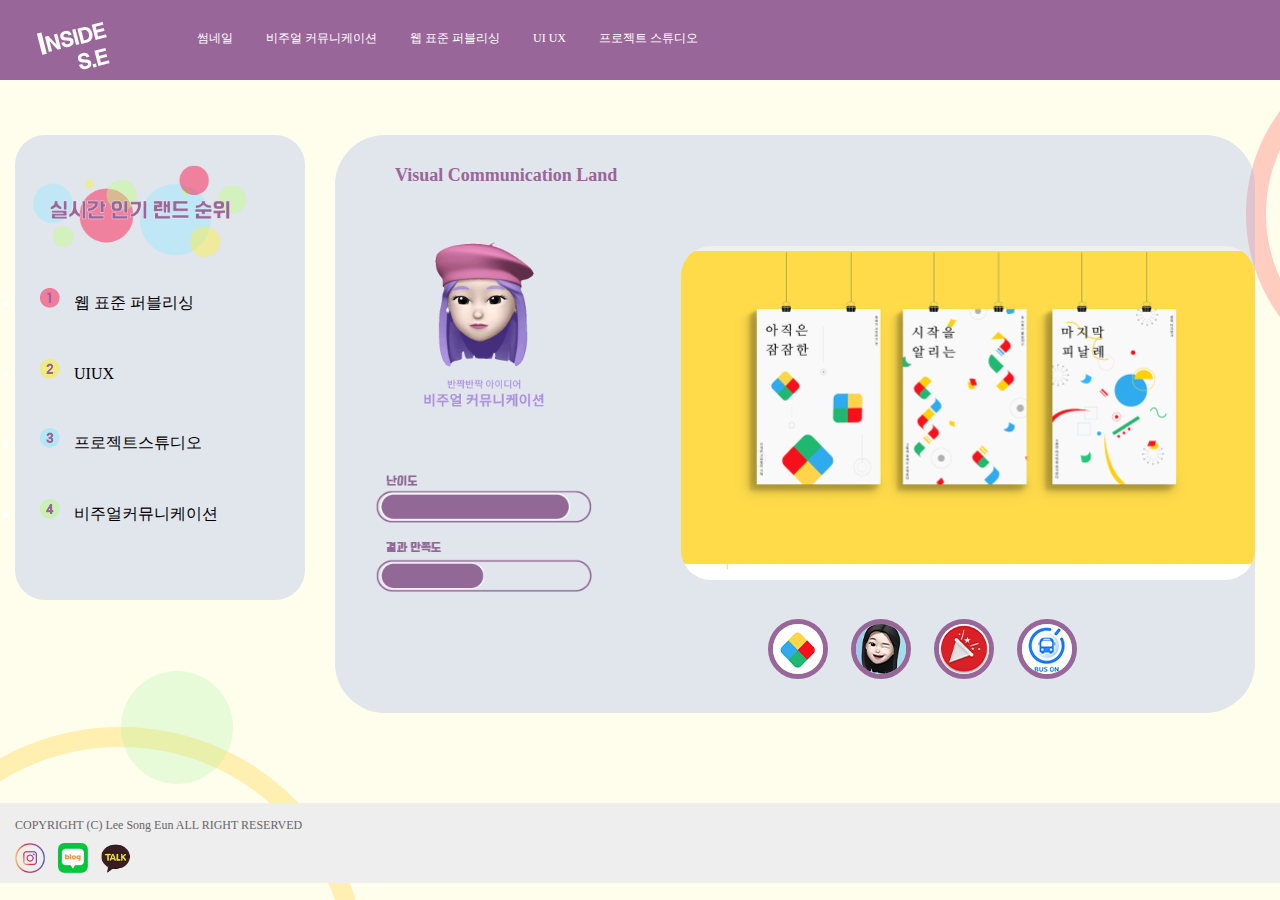
<file: fifth.html>
<!DOCTYPE html>
<html lang="en" dir="ltr">
  <head>
    <meta charset="utf-8">
    <title></title>
    <style media="screen">
      *{
        box-sizing:border-box;
        margin:0;
        padding:0;
      }


      .c1{width:8.33%; float:left; padding:15px;}
      .c2{width:16.66%; float:left; padding:15px;}
      .c3{width:25%; float:left; padding:15px;}
      .c4{width:33.33%; float:left; padding:15px;}
      .c5{width:41.663%; float:left; padding:15px;}
      .c6{width:50%; float:left; padding:15px;}
      .c7{width:58.33%; float:left; padding:15px;}
      .c8{width:66.66%; float:left; padding:15px;}
      .c9{width:75%; float:left; padding:15px;}
      .c10{width:83.33%; float:left; padding:15px;}
      .c11{width:91.66%; float:left; padding:15px;}
      .c12{width:100%; float:left; padding:15px;}

      @media only screen and (max-width:768px) {
        [class*="c"]{
        width:100%;
        }
      }
      header {
        height:80px;
        padding:20px;
        background-color:#66c0e7;
      }

      aside{
        color:#ffffff;
      }
      aside li{
        padding:10px;
        margin:5px;

      }
      section#main{
        padding:15px;

      }
      section#main p{
        padding:10px;
        font-size:0.95em;
        line-height:130%;
        padding-left:30px;
      }
      footer{
        height:80px;
        padding:20px;
        background-color:#eeeeee;
        margin-top:35px;
      }

      footer img{
        padding-bottom:10px;
      }
      body{
        background-image: url(./img/back_g.png);
        font-family:"Poppins", san-serif;
        font-size:12px;
        color:#666666;
      }
      header{
        background-color:#996699;
      }
      header #logo{
        float:left;
        margin:0 70px 5px 20px;
      }
       #top_menu li{
        display:inline;
      }
      header a {
        text-decoration: none;
        color:#ffffff;
        font-weight:500;
        padding:8px 15px;
        border-radius: 25px;
      }
      #top_menu li a:hover{
        color:#f51932;
        background: #ffffff;
        box-shadow: 0 5px 10px rgba(0,0,0,0.1);
      }

      .container2{
        background: rgba(156, 171, 236, 0.3);
        box-shadow: 0 15px 35px rgba(255, 255, 255, 0.05);
        border-radius: 50px;
        padding:20px 0 50px 0;
        border-radius: 30px;
        margin-top:40px;

      }
      .container2_1{
        background: rgba(156, 171, 236, 0.3);
        box-shadow: 0 15px 35px rgba(255, 255, 255, 0.05);
        border-radius: 50px;
        padding:20px 0 50px 0;
        border-radius: 30px;
        margin-top:30px;
      }
      a {text-decoration:none; color:#000000}
      .clear{
        clear:both;
      }
      .thumnail_main{
        margin:40px 0 40px 0;
        display:grid;
      }
      .thumnail_main img{
        max-width:100%;
        height:auto;
        width:300px;
      }
      .thumnail_main_2 img{
        max-width:100%;
        height:auto;
        width:700px;
      }
      .main_img2{
        border-radius:30px;
        margin-left:30px;
      }
      .container_main{
        background: rgba(156, 171, 236, 0.3);
        box-shadow: 0 15px 35px rgba(255, 255, 255, 0.05);
        border-radius: 50px;
        padding:30px;
        margin-top:40px;
        margin-right:10px;
        margin-bottom:40px;
      }
      #main_title{
        margin-bottom:10px;
        font-size:18px;
        color:#996699;
        font-weight:bold;
        margin-left:30px;
      }
      #thumnail_2 #photos{
        margin-right:40px;
        margin-top:35px;
      }

      #thumnail_2 #photos li{
        display: inline;
        margin-left:10px;
        padding: 5px;
        color: #000000;
        font-size: 14px;
        text-decoration: none

      }
      #thumnail_2 #photos img{
        border:solid 5px #3d3d3d;
        border-radius: 50px;
        border-color:#996699;
      }
      #thumnail_2 #photos a:hover img{
        border:solid 5px #ffffff;
      }

      footer img{
        padding-bottom:10px;
        margin-top:10px;
        margin-right:10px;
      }
      .container2 li{
        font-size:16px;
      }
      .container2 h3{
        text-align:center;
      }
      .container3{
        background: rgba(156, 171, 236, 0.3);
        box-shadow: 0 15px 35px rgba(255, 255, 255, 0.05);
        border-radius: 50px;
        border-radius: 30px;
        margin-top:30px;
      }
      .container3 h3{
          text-align:center;
      }
      .col1 {
        padding:10px;
      }
      .col1 img{
        width:30px;
        padding-right:10px;
      }
      .side_img{
        margin: 10px 30px 0 0;
      }
      .container2 h3 img{
        padding-right:40px;
        margin-left:0px;
        margin-right:100px;
        max-width:100%;
      }

      .button{
        display: inline-block;
        background: #fff;
        color: #29323c;
        padding: 8px 30px;
        margin: 30px 0;
        border-radius: 30px;
        font-weight: bold;
        text-decoration:none;
      }
      .button:hover{
        background: #ffffff;
        box-shadow: 0 5px 10px rgba(0,0,0,0.1);
      }
      .main_content{
        text-align: center;
        margin-left:50px;
        margin-top:50px;
      }
      .all_content{
        display:flex;
      }
      .container2 li a:hover{
        color:#f51932;
      }

    </style>
  </head>
  <body>
    <header class="c12">
    <div class="navbar">
      <div class="logo">
        <a href="index.html"><img id="logo" src="./img/inside_logo-01.png"></a>
        <ul id="top_menu">
          <li><a href="second.html">썸네일</a></li>
          <li><a href="vc_first.html">비주얼 커뮤니케이션</a></li>
          <li><a href="wp_first.html">웹 표준 퍼블리싱</a></li>
          <li><a href="ui_first.html">UI UX</a></li>
          <li><a href="pj_first.html">프로젝트 스튜디오</a></li>
        </ul>
        <div class="clear"></div>
        </header>


        <aside class="c3">
          <div class="container2">
          <h3><img class="side_img" src="./img/side1-01.png"></h3>
          <ul>
            <li><a href="second.html"><div class="col1"><img src="./img/list_style_first-01.png">  웹 표준 퍼블리싱</div></a>

            </li>
            <li><a href="third.html"><div class="col1"><img src="./img/list_style_first2-01.png">  UIUX</div></a>

            </li>
            <li><a href="fourth.html"><div class="col1"><img src="./img/list_style_first3-01.png">  프로젝트스튜디오</div></a>

            </li>
              <li><a href="fifth.html"><div class="col1"><img src="./img/list_style_first4-01.png">  비주얼커뮤니케이션</div></a>

            </li>
          </ul>
          </div>
        </aside>

        <section id="main" class="c9">
          <div class="container_main">
          <div id="main_title">
            Visual Communication Land
          </div>
          <div class="all_content">
          <div class="thumnail_main">
              <img class="gif" src="./img/vi_mimo_2.gif" width=200px;>
              <img class="gif" src="./img/vc_graph-01.png" width=200px;>
          </div>
          <div class="main_content">
          <div class="thumnail_main_2">
              <img class="main_img2" src="./img/vi_co.png" width=580px;>
          </div>
          <div id="thumnail_2">
             <ul id="photos">
                     <li><a href="fifth.html"><img src="./img/vc_thum.png"></a></li>
                     <li><a href="second.html"><img src="./img/web_pu_thum2.png"></a></li>
                     <li><a href="third.html"><img src="./img/ui_thum.png"></a></li>
                       <li><a href="fourth.html"><img src="./img/pj_thum.png"></a></li>
             </ul>
          </div>
          </div>
        </div>
        </div>
        </section>

        <footer class="c12">
          COPYRIGHT (C) Lee Song Eun ALL RIGHT RESERVED
          <div class="logo">
            <img src="./img/insta.png" width="30px;"></img>
            <img src="./img/blog.png" width="30px;"></img>
            <img src="./img/kakao.png" width="30px;"></img>
        </div>
        </footer>
  </body>
</html>
</file>
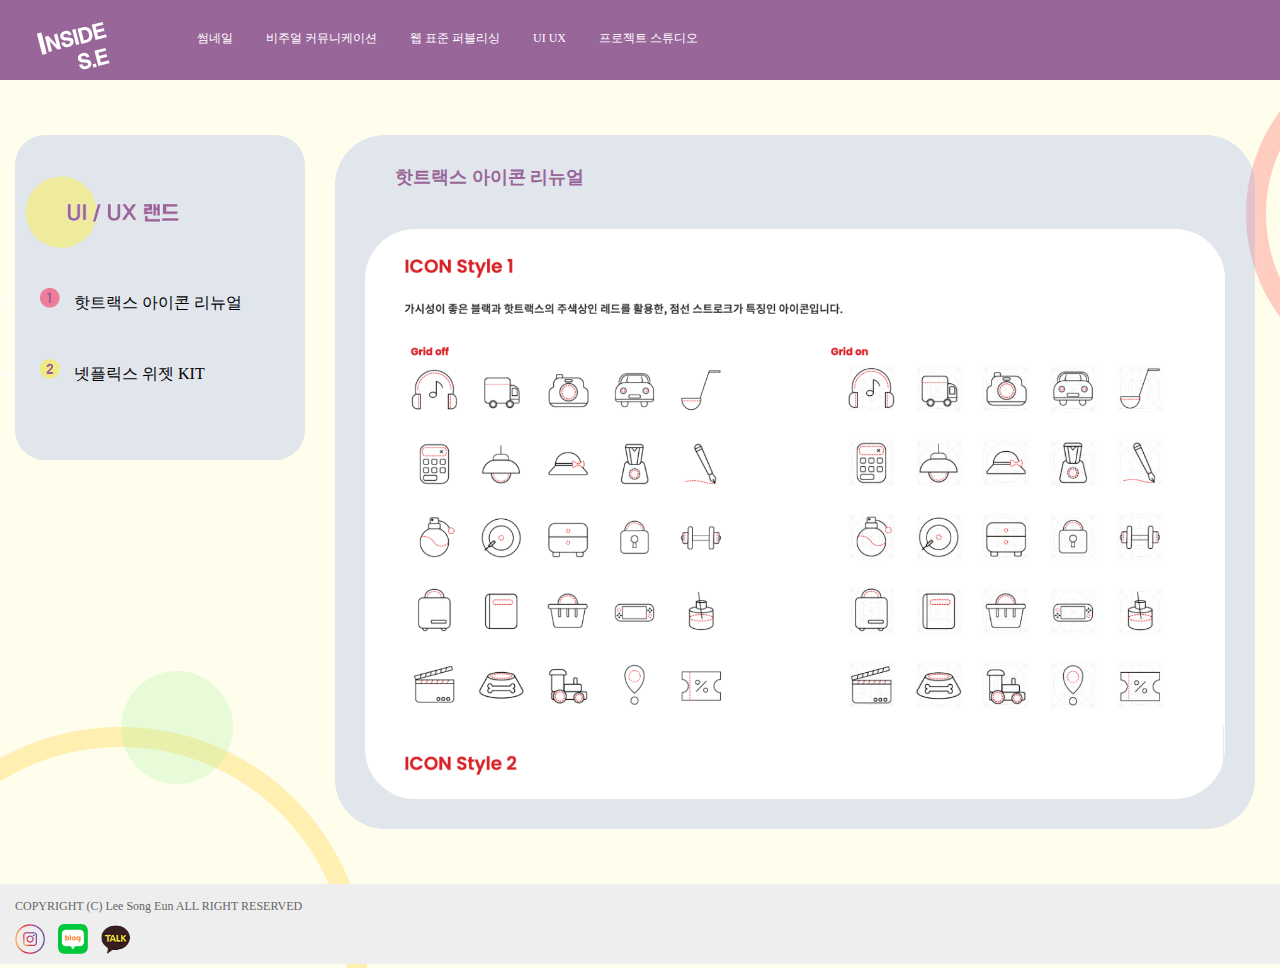
<file: ui_first.html>
<!DOCTYPE html><!--22061088_이송은-->
<html lang="en" dir="ltr">
  <head>
    <meta charset="utf-8">
    <title></title>
    <style media="screen">
      *{
        box-sizing:border-box;
        margin:0;
        padding:0;
      }


      .c1{width:8.33%; float:left; padding:15px;}
      .c2{width:16.66%; float:left; padding:15px;}
      .c3{width:25%; float:left; padding:15px;}
      .c4{width:33.33%; float:left; padding:15px;}
      .c5{width:41.663%; float:left; padding:15px;}
      .c6{width:50%; float:left; padding:15px;}
      .c7{width:58.33%; float:left; padding:15px;}
      .c8{width:66.66%; float:left; padding:15px;}
      .c9{width:75%; float:left; padding:15px;}
      .c10{width:83.33%; float:left; padding:15px;}
      .c11{width:91.66%; float:left; padding:15px;}
      .c12{width:100%; float:left; padding:15px;}

      @media only screen and (max-width:768px) {
        [class*="c"]{
        width:100%;
        }
      }
      header {
        height:80px;
        padding:20px;
        background-color:#66c0e7;
      }

      aside{
        color:#ffffff;
      }
      aside li{
        padding:10px;
        margin:5px;

      }
      section#main{
        padding:15px;

      }
      section#main p{
        padding:10px;
        font-size:0.95em;
        line-height:130%;
        padding-left:30px;
      }
      footer{
        height:80px;
        padding:20px;
        background-color:#eeeeee;
      }

      footer img{
        padding-bottom:10px;
        margin-top:10px;
        margin-right:10px;
      }
      body{
        background-image: url(img/back_g.png);
        font-family:"Poppins", san-serif;
        font-size:12px;
        color:#666666;
      }
      header{
        background-color:#996699;
      }
      header #logo{
        float:left;
        margin:0 70px 5px 20px;
      }
       #top_menu li{
        display:inline;
      }
      header a {
        text-decoration: none;
        color:#ffffff;
        font-weight:500;
        padding:8px 15px;
        border-radius: 25px;
      }
      #top_menu li a:hover{
        color:#f51932;
        background: #ffffff;
        box-shadow: 0 5px 10px rgba(0,0,0,0.1);
      }

      .container2{
        background: rgba(156, 171, 236, 0.3);
        box-shadow: 0 15px 35px rgba(255, 255, 255, 0.05);
        border-radius: 50px;
        padding:20px 0 50px 0;
        border-radius: 30px;
        margin-top:40px;

      }
      .container2_1{
        background: rgba(156, 171, 236, 0.3);
        box-shadow: 0 15px 35px rgba(255, 255, 255, 0.05);
        border-radius: 50px;
        padding:20px 0 50px 0;
        border-radius: 30px;
        margin-top:30px;
      }
      a {text-decoration:none; color:#000000}
      .clear{
        clear:both;
      }
      .thumnail_main{
        margin:40px 0 40px 0;
      }
      .thumnail_main img{
        max-width:100%;
        height:auto;
      }
      .thumnail_main_2 img{
        max-width:100%;
        height:auto;
      }
      .main_img2{
        border-radius:30px;
        margin-left:30px;
      }
      .container_main{
        background: rgba(156, 171, 236, 0.3);
        box-shadow: 0 15px 35px rgba(255, 255, 255, 0.05);
        border-radius: 50px;
        padding:30px;
        margin-top:40px;
        margin-right:10px;
        margin-bottom:40px;
      }
      #main_title{
        margin-bottom:40px;
        font-size:18px;
        color:#996699;
        font-weight:bold;
        margin-left:30px;
      }
      #thumnail_2 #photos{
        float:right;
        margin-right:40px;
        margin-top:35px;
      }

      #thumnail_2 #photos li{
        display: block;
        padding: 5px;
        color: #000000;
        font-size: 14px;
        text-decoration: none

      }
      #thumnail_2 #photos img{
        border:solid 5px #3d3d3d;
        border-radius: 50px;
        border-color:#996699;
      }
      #thumnail_2 #photos a:hover img{
        border:solid 5px #ffffff;
      }
      footer img{
        padding-bottom:10px;
      }
      .container2 li{
        font-size:16px;
      }
      .container2 h3{
        text-align:center;
      }
      .container3{
        background: rgba(156, 171, 236, 0.3);
        box-shadow: 0 15px 35px rgba(255, 255, 255, 0.05);
        border-radius: 50px;
        border-radius: 30px;
        margin-top:30px;
      }
      .col1 {
        padding:10px;
      }
      .col1 img{
        width:30px;
        padding-right:10px;
      }
      .side_img{
        margin: 10px 30px 0 0;
      }
      .container2 h3 img{
        padding-right:40px;
        margin-left:0px;
        margin-right:100px;
        max-width: 100%;
      }

      .button{
        display: inline-block;
        background: #fff;
        color: #29323c;
        padding: 8px 30px;
        margin: 30px 0;
        border-radius: 30px;
        font-weight: bold;
        text-decoration:none;
      }
      .button:hover{
        background: #ffffff;
        box-shadow: 0 5px 10px rgba(0,0,0,0.1);
      }
      .container2 li a:hover{
        color:#f51932;
      }

    </style>
  </head>
  <body>
    <header class="c12">
    <div class="navbar">
      <div class="logo">
        <a href="index.html"><img id="logo" src="./img/inside_logo-01.png"></a>
        <ul id="top_menu">
          <li><a href="second.html">썸네일</a></li>
          <li><a href="vc_first.html">비주얼 커뮤니케이션</a></li>
          <li><a href="wp_first.html">웹 표준 퍼블리싱</a></li>
          <li><a href="ui_first.html">UI UX</a></li>
          <li><a href="pj_first.html">프로젝트 스튜디오</a></li>
        </ul>
        <div class="clear"></div>
        </header>


        <aside class="c3">
          <div class="container2">
          <h3><img class="side_img" src="./img/ui_aside-01.png"></h3>
          <ul>
            <li><a href="ui_first.html"><div class="col1"><img src="./img/list_style_first-01.png">  핫트랙스 아이콘 리뉴얼</div></a>

            </li>
            <li><a href="ui_second.html"><div class="col1"><img src="./img/list_style_first2-01.png"> 넷플릭스 위젯 KIT</div></a>

            </li>
          </ul>
          </div>
        </aside>

        <section id="main" class="c9">
          <div class="container_main">
          <div id="main_title">
            핫트랙스 아이콘 리뉴얼
          </div>
          <div class="thumnail_main_2">
            <div class="scroll" style="overflow-x:hidden; height:570px;border-radius:50px;">
              <img src="./img/uxui_icon.png" alt="">
            </div>
            </div>
          </div>
          </div>
        </section>

        <footer class="c12">
          COPYRIGHT (C) Lee Song Eun ALL RIGHT RESERVED
          <div class="logo">
          <img src="./img/insta.png" width="30px;"></img>
          <img src="./img/blog.png" width="30px;"></img>
          <img src="./img/kakao.png" width="30px;"></img>
        </div>
        </footer>
  </body>
</html>
</file>
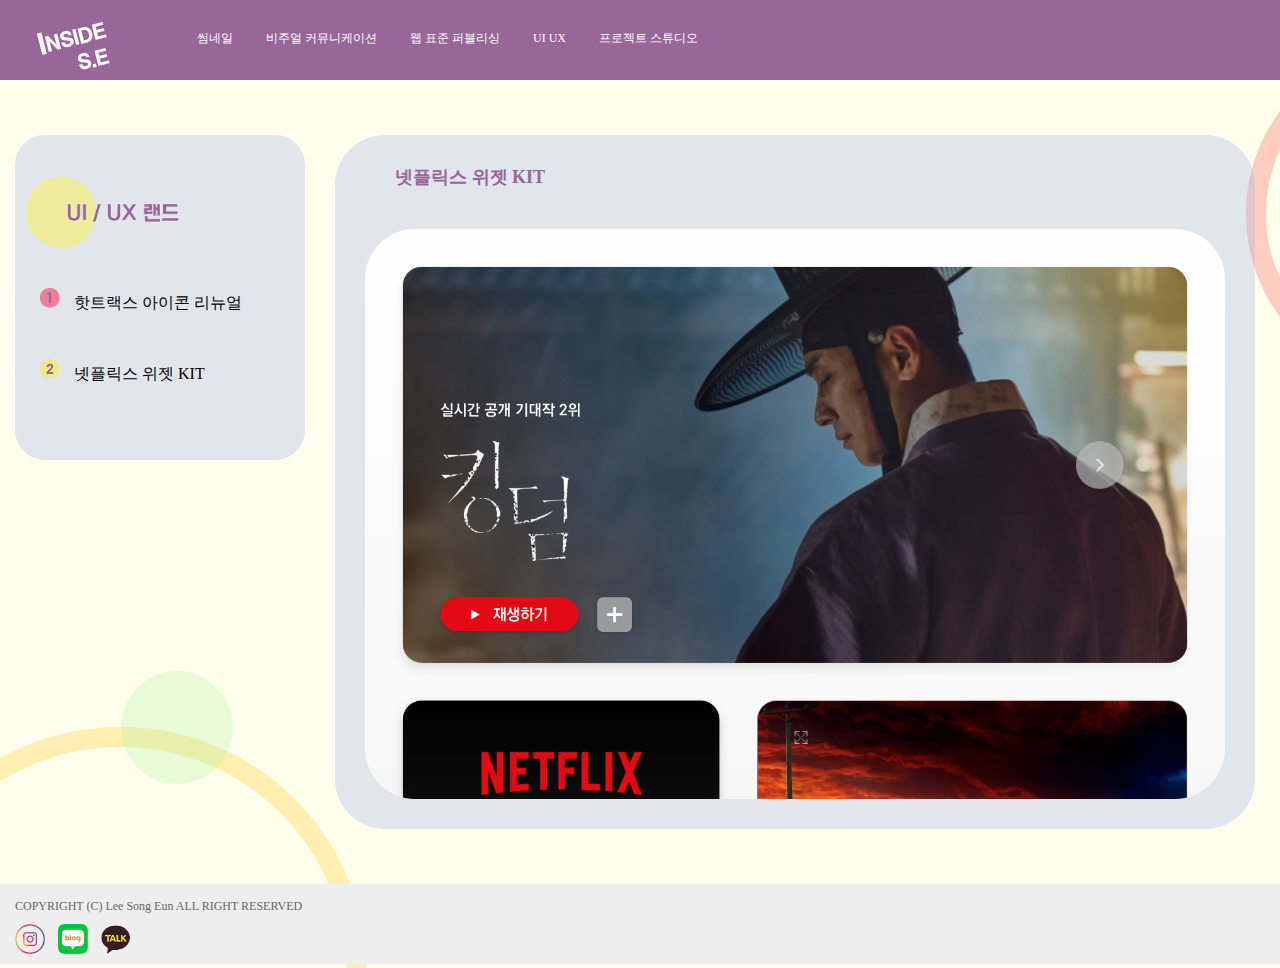
<file: ui_second.html>
<!DOCTYPE html><!--22061088_이송은-->
<html lang="en" dir="ltr">
  <head>
    <meta charset="utf-8">
    <title></title>
    <style media="screen">
      *{
        box-sizing:border-box;
        margin:0;
        padding:0;
      }


      .c1{width:8.33%; float:left; padding:15px;}
      .c2{width:16.66%; float:left; padding:15px;}
      .c3{width:25%; float:left; padding:15px;}
      .c4{width:33.33%; float:left; padding:15px;}
      .c5{width:41.663%; float:left; padding:15px;}
      .c6{width:50%; float:left; padding:15px;}
      .c7{width:58.33%; float:left; padding:15px;}
      .c8{width:66.66%; float:left; padding:15px;}
      .c9{width:75%; float:left; padding:15px;}
      .c10{width:83.33%; float:left; padding:15px;}
      .c11{width:91.66%; float:left; padding:15px;}
      .c12{width:100%; float:left; padding:15px;}

      @media only screen and (max-width:768px) {
        [class*="c"]{
        width:100%;
        }
      }
      header {
        height:80px;
        padding:20px;
        background-color:#66c0e7;
      }

      aside{
        color:#ffffff;
      }
      aside li{
        padding:10px;
        margin:5px;

      }
      section#main{
        padding:15px;

      }
      section#main p{
        padding:10px;
        font-size:0.95em;
        line-height:130%;
        padding-left:30px;
      }
      footer{
        height:80px;
        padding:20px;
        background-color:#eeeeee;
      }

      footer img{
        padding-bottom:10px;
        margin-top:10px;
        margin-right:10px;
      }
      body{
        background-image: url(img/back_g.png);
        font-family:"Poppins", san-serif;
        font-size:12px;
        color:#666666;
      }
      header{
        background-color:#996699;
      }
      header #logo{
        float:left;
        margin:0 70px 5px 20px;
      }
       #top_menu li{
        display:inline;
      }
      header a {
        text-decoration: none;
        color:#ffffff;
        font-weight:500;
        padding:8px 15px;
        border-radius: 25px;
      }
      #top_menu li a:hover{
        color:#f51932;
        background: #ffffff;
        box-shadow: 0 5px 10px rgba(0,0,0,0.1);
      }

      .container2{
        background: rgba(156, 171, 236, 0.3);
        box-shadow: 0 15px 35px rgba(255, 255, 255, 0.05);
        border-radius: 50px;
        padding:20px 0 50px 0;
        border-radius: 30px;
        margin-top:40px;

      }
      .container2_1{
        background: rgba(156, 171, 236, 0.3);
        box-shadow: 0 15px 35px rgba(255, 255, 255, 0.05);
        border-radius: 50px;
        padding:20px 0 50px 0;
        border-radius: 30px;
        margin-top:30px;
      }
      a {text-decoration:none; color:#000000}
      .clear{
        clear:both;
      }
      .thumnail_main{
        margin:40px 0 40px 0;
      }
      .thumnail_main img{
        max-width:100%;
        height:auto;
      }
      .thumnail_main_2 img{
        max-width:100%;
        height:auto;
      }
      .main_img2{
        border-radius:30px;
        margin-left:30px;
      }
      .container_main{
        background: rgba(156, 171, 236, 0.3);
        box-shadow: 0 15px 35px rgba(255, 255, 255, 0.05);
        border-radius: 50px;
        padding:30px;
        margin-top:40px;
        margin-right:10px;
        margin-bottom:40px;
      }
      #main_title{
        margin-bottom:40px;
        font-size:18px;
        color:#996699;
        font-weight:bold;
        margin-left:30px;
      }
      #thumnail_2 #photos{
        float:right;
        margin-right:40px;
        margin-top:35px;
      }

      #thumnail_2 #photos li{
        display: block;
        padding: 5px;
        color: #000000;
        font-size: 14px;
        text-decoration: none

      }
      #thumnail_2 #photos img{
        border:solid 5px #3d3d3d;
        border-radius: 50px;
        border-color:#996699;
      }
      #thumnail_2 #photos a:hover img{
        border:solid 5px #ffffff;
      }
      footer img{
        padding-bottom:10px;
      }
      .container2 li{
        font-size:16px;
      }
      .container2 h3{
        text-align:center;
      }
      .container3{
        background: rgba(156, 171, 236, 0.3);
        box-shadow: 0 15px 35px rgba(255, 255, 255, 0.05);
        border-radius: 50px;
        border-radius: 30px;
        margin-top:30px;
      }
      .col1 {
        padding:10px;
      }
      .col1 img{
        width:30px;
        padding-right:10px;
      }
      .side_img{
        margin: 10px 30px 0 0;
      }
      .container2 h3 img{
        padding-right:40px;
        margin-left:0px;
        margin-right:100px;
        max-width: 100%;
      }

      .button{
        display: inline-block;
        background: #fff;
        color: #29323c;
        padding: 8px 30px;
        margin: 30px 0;
        border-radius: 30px;
        font-weight: bold;
        text-decoration:none;
      }
      .button:hover{
        background: #ffffff;
        box-shadow: 0 5px 10px rgba(0,0,0,0.1);
      }
      .container2 li a:hover{
        color:#f51932;
      }

    </style>
  </head>
  <body>
    <header class="c12">
    <div class="navbar">
      <div class="logo">
        <a href="index.html"><img id="logo" src="./img/inside_logo-01.png"></a>
        <ul id="top_menu">
          <li><a href="second.html">썸네일</a></li>
          <li><a href="vc_first.html">비주얼 커뮤니케이션</a></li>
          <li><a href="wp_first.html">웹 표준 퍼블리싱</a></li>
          <li><a href="ui_first.html">UI UX</a></li>
          <li><a href="pj_first.html">프로젝트 스튜디오</a></li>
        </ul>
        <div class="clear"></div>
        </header>


        <aside class="c3">
          <div class="container2">
          <h3><img class="side_img" src="./img/ui_aside-01.png"></h3>
          <ul>
            <li><a href="ui_first.html"><div class="col1"><img src="./img/list_style_first-01.png">  핫트랙스 아이콘 리뉴얼</div></a>

            </li>
            <li><a href="ui_second.html"><div class="col1"><img src="./img/list_style_first2-01.png"> 넷플릭스 위젯 KIT</div></a>

            </li>
          </ul>
          </div>
        </aside>

        <section id="main" class="c9">
          <div class="container_main">
          <div id="main_title">
            넷플릭스 위젯 KIT
          </div>
          <div class="thumnail_main_2">
            <div class="scroll" style="overflow-x:hidden; height:570px;border-radius:50px;">
              <img src="./img/uxui_netflix.png" alt="">
            </div>
            </div>
          </div>
          </div>
        </section>

        <footer class="c12">
          COPYRIGHT (C) Lee Song Eun ALL RIGHT RESERVED
          <div class="logo">
          <img src="./img/insta.png" width="30px;"></img>
          <img src="./img/blog.png" width="30px;"></img>
          <img src="./img/kakao.png" width="30px;"></img>
        </div>
        </footer>
  </body>
</html>
</file>
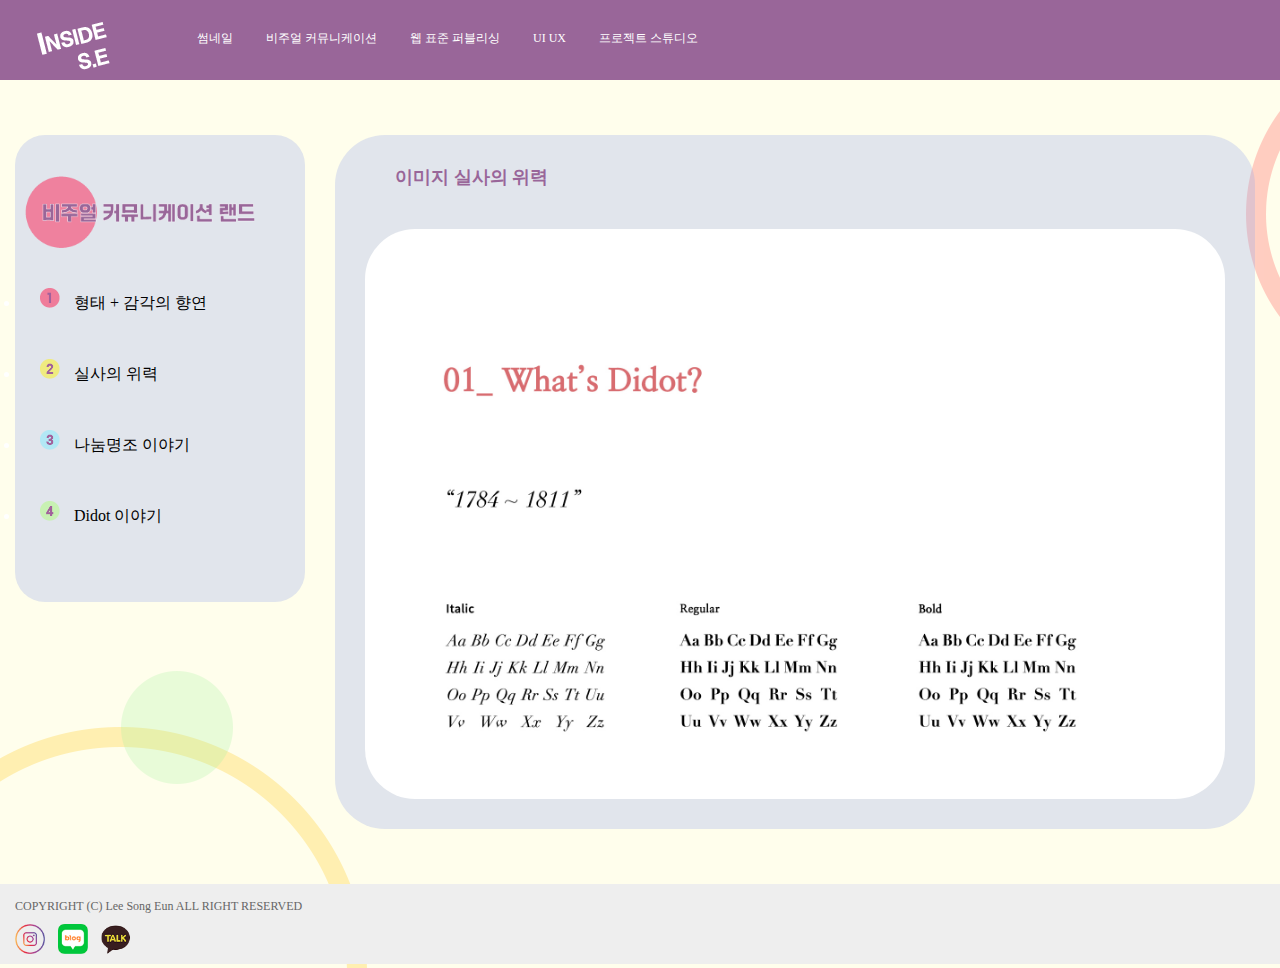
<file: vc_fourth.html>
<!DOCTYPE html>
<html lang="en" dir="ltr">
  <head>
    <meta charset="utf-8">
    <title></title>
    <style media="screen">
      *{
        box-sizing:border-box;
        margin:0;
        padding:0;
      }


      .c1{width:8.33%; float:left; padding:15px;}
      .c2{width:16.66%; float:left; padding:15px;}
      .c3{width:25%; float:left; padding:15px;}
      .c4{width:33.33%; float:left; padding:15px;}
      .c5{width:41.663%; float:left; padding:15px;}
      .c6{width:50%; float:left; padding:15px;}
      .c7{width:58.33%; float:left; padding:15px;}
      .c8{width:66.66%; float:left; padding:15px;}
      .c9{width:75%; float:left; padding:15px;}
      .c10{width:83.33%; float:left; padding:15px;}
      .c11{width:91.66%; float:left; padding:15px;}
      .c12{width:100%; float:left; padding:15px;}

      @media only screen and (max-width:768px) {
        [class*="c"]{
        width:100%;
        }
      }
      header {
        height:80px;
        padding:20px;
        background-color:#66c0e7;
      }

      aside{
        color:#ffffff;
      }
      aside li{
        padding:10px;
        margin:5px;

      }
      section#main{
        padding:15px;

      }
      section#main p{
        padding:10px;
        font-size:0.95em;
        line-height:130%;
        padding-left:30px;
      }
      footer{
        height:80px;
        padding:20px;
        background-color:#eeeeee;
      }

      footer img{
        padding-bottom:10px;
        margin-top:10px;
        margin-right:10px;
      }
      body{
        background-image: url(img/back_g.png);
        font-family:"Poppins", san-serif;
        font-size:12px;
        color:#666666;
      }
      header{
        background-color:#996699;
      }
      header #logo{
        float:left;
        margin:0 70px 5px 20px;
      }
       #top_menu li{
        display:inline;
      }
      header a {
        text-decoration: none;
        color:#ffffff;
        font-weight:500;
        padding:8px 15px;
        border-radius: 25px;
      }
      #top_menu li a:hover{
        color:#f51932;
        background: #ffffff;
        box-shadow: 0 5px 10px rgba(0,0,0,0.1);
      }

      .container2{
        background: rgba(156, 171, 236, 0.3);
        box-shadow: 0 15px 35px rgba(255, 255, 255, 0.05);
        border-radius: 50px;
        padding:20px 0 50px 0;
        border-radius: 30px;
        margin-top:40px;

      }
      .container2_1{
        background: rgba(156, 171, 236, 0.3);
        box-shadow: 0 15px 35px rgba(255, 255, 255, 0.05);
        border-radius: 50px;
        padding:20px 0 50px 0;
        border-radius: 30px;
        margin-top:30px;
      }
      a {text-decoration:none; color:#000000}
      .clear{
        clear:both;
      }
      .thumnail_main{
        margin:40px 0 40px 0;
      }
      .thumnail_main img{
        max-width:100%;
        height:auto;
      }
      .thumnail_main_2 img{
        max-width:100%;
        height:auto;
      }
      .main_img2{
        border-radius:30px;
        margin-left:30px;
      }
      .container_main{
        background: rgba(156, 171, 236, 0.3);
        box-shadow: 0 15px 35px rgba(255, 255, 255, 0.05);
        border-radius: 50px;
        padding:30px;
        margin-top:40px;
        margin-right:10px;
        margin-bottom:40px;
      }
      #main_title{
        margin-bottom:40px;
        font-size:18px;
        color:#996699;
        font-weight:bold;
        margin-left:30px;
      }
      #thumnail_2 #photos{
        float:right;
        margin-right:40px;
        margin-top:35px;
      }

      #thumnail_2 #photos li{
        display: block;
        padding: 5px;
        color: #000000;
        font-size: 14px;
        text-decoration: none

      }
      #thumnail_2 #photos img{
        border:solid 5px #3d3d3d;
        border-radius: 50px;
        border-color:#996699;
      }
      #thumnail_2 #photos a:hover img{
        border:solid 5px #ffffff;
      }
      footer img{
        padding-bottom:10px;
      }
      .container2 li{
        font-size:16px;
      }
      .container2 h3{
        text-align:center;
      }
      .container3{
        background: rgba(156, 171, 236, 0.3);
        box-shadow: 0 15px 35px rgba(255, 255, 255, 0.05);
        border-radius: 50px;
        border-radius: 30px;
        margin-top:30px;
      }
      .col1 {
        padding:10px;
      }
      .col1 img{
        width:30px;
        padding-right:10px;
      }
      .side_img{
        margin: 10px 30px 0 0;
      }
      .container2 h3 img{
        padding-right:40px;
        margin-left:0px;
        margin-right:100px;
        max-width: 100%;
      }

      .button{
        display: inline-block;
        background: #fff;
        color: #29323c;
        padding: 8px 30px;
        margin: 30px 0;
        border-radius: 30px;
        font-weight: bold;
        text-decoration:none;
      }
      .button:hover{
        background: #ffffff;
        box-shadow: 0 5px 10px rgba(0,0,0,0.1);
      }
      .container2 li a:hover{
        color:#f51932;
      }

    </style>
  </head>
  <body>
    <header class="c12">
    <div class="navbar">
      <div class="logo">
        <a href="index.html"><img id="logo" src="./img/inside_logo-01.png"></a>
        <ul id="top_menu">
          <li><a href="second.html">썸네일</a></li>
          <li><a href="vc_first.html">비주얼 커뮤니케이션</a></li>
          <li><a href="wp_first.html">웹 표준 퍼블리싱</a></li>
          <li><a href="ui_first.html">UI UX</a></li>
          <li><a href="pj_first.html">프로젝트 스튜디오</a></li>
        </ul>
        <div class="clear"></div>
        </header>


        <aside class="c3">
          <div class="container2">
          <h3><img class="side_img" src="./img/vi_aside-01.png"></h3>
          <ul>
            <li><a href="vc_first.html"><div class="col1"><img src="./img/list_style_first-01.png">  형태 + 감각의 향연</div></a>

            </li>
            <li><a href="vc_second.html"><div class="col1"><img src="./img/list_style_first2-01.png">  실사의 위력</div></a>

            </li>
            <li><a href="vc_third.html"><div class="col1"><img src="./img/list_style_first3-01.png">  나눔명조 이야기</div></a>

            </li>
              <li><a href="vc_fourth.html"><div class="col1"><img src="./img/list_style_first4-01.png">  Didot 이야기</div></a>

            </li>
          </ul>
          </div>
        </aside>

        <section id="main" class="c9">
          <div class="container_main">
          <div id="main_title">
            이미지 실사의 위력
          </div>
          <div class="thumnail_main_2">
            <div class="scroll" style="overflow-x:hidden; height:570px;border-radius:50px;">
              <img src="./img/E_typeface.jpg" alt="">
            </div>
            </div>
          </div>
          </div>
        </section>

        <footer class="c12">
          COPYRIGHT (C) Lee Song Eun ALL RIGHT RESERVED
          <div class="logo">
          <img src="./img/insta.png" width="30px;"></img>
          <img src="./img/blog.png" width="30px;"></img>
          <img src="./img/kakao.png" width="30px;"></img>
        </div>
        </footer>
  </body>
</html>
</file>
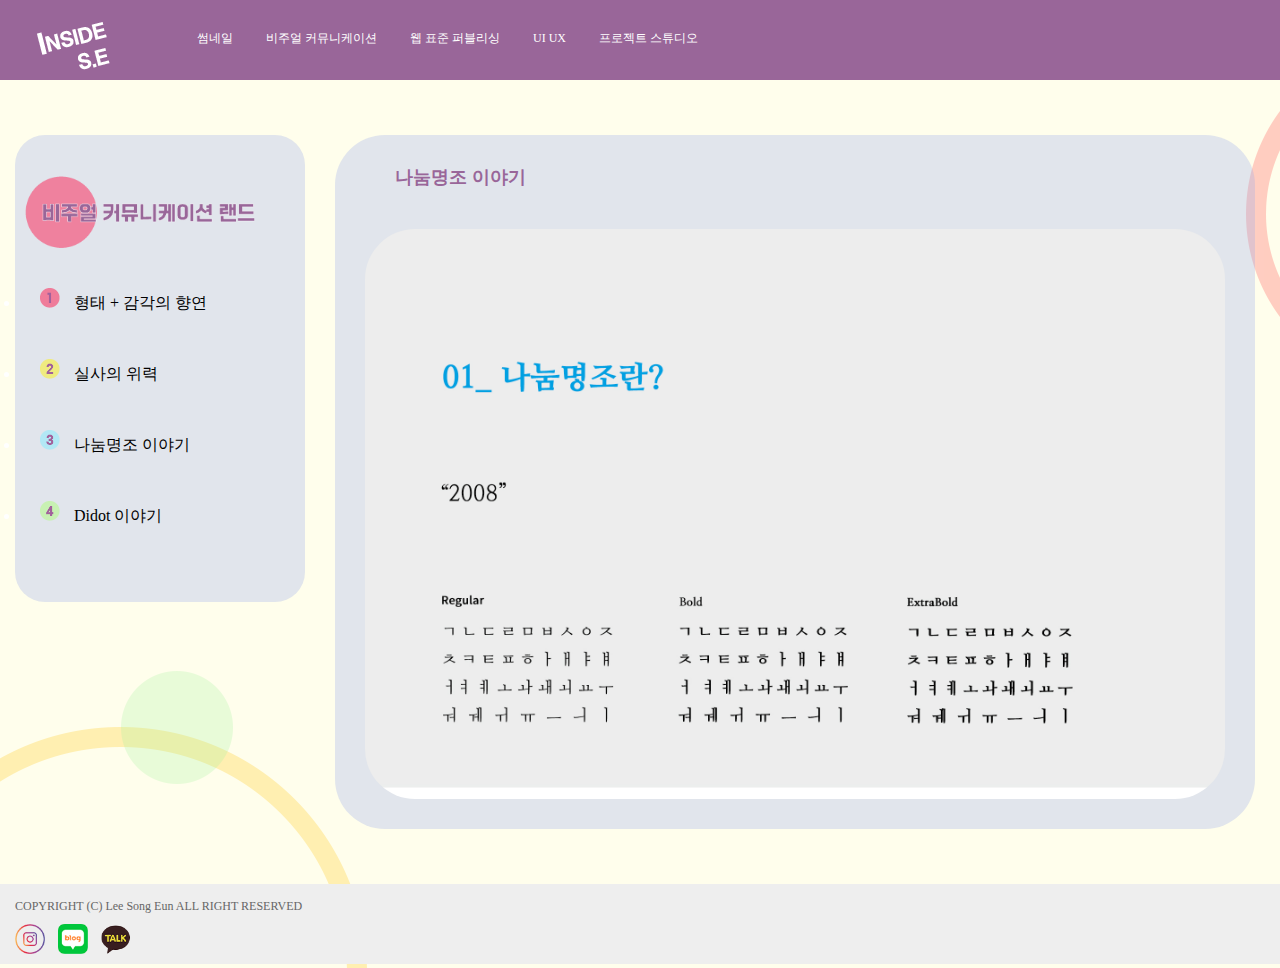
<file: vc_third.html>
<!DOCTYPE html>
<html lang="en" dir="ltr">
  <head>
    <meta charset="utf-8">
    <title></title>
    <style media="screen">
      *{
        box-sizing:border-box;
        margin:0;
        padding:0;
      }


      .c1{width:8.33%; float:left; padding:15px;}
      .c2{width:16.66%; float:left; padding:15px;}
      .c3{width:25%; float:left; padding:15px;}
      .c4{width:33.33%; float:left; padding:15px;}
      .c5{width:41.663%; float:left; padding:15px;}
      .c6{width:50%; float:left; padding:15px;}
      .c7{width:58.33%; float:left; padding:15px;}
      .c8{width:66.66%; float:left; padding:15px;}
      .c9{width:75%; float:left; padding:15px;}
      .c10{width:83.33%; float:left; padding:15px;}
      .c11{width:91.66%; float:left; padding:15px;}
      .c12{width:100%; float:left; padding:15px;}

      @media only screen and (max-width:768px) {
        [class*="c"]{
        width:100%;
        }
      }
      header {
        height:80px;
        padding:20px;
        background-color:#66c0e7;
      }

      aside{
        color:#ffffff;
      }
      aside li{
        padding:10px;
        margin:5px;

      }
      section#main{
        padding:15px;

      }
      section#main p{
        padding:10px;
        font-size:0.95em;
        line-height:130%;
        padding-left:30px;
      }
      footer{
        height:80px;
        padding:20px;
        background-color:#eeeeee;
      }

      footer img{
        padding-bottom:10px;
        margin-top:10px;
        margin-right:10px;
      }
      body{
        background-image: url(img/back_g.png);
        font-family:"Poppins", san-serif;
        font-size:12px;
        color:#666666;
      }
      header{
        background-color:#996699;
      }
      header #logo{
        float:left;
        margin:0 70px 5px 20px;
      }
       #top_menu li{
        display:inline;
      }
      header a {
        text-decoration: none;
        color:#ffffff;
        font-weight:500;
        padding:8px 15px;
        border-radius: 25px;
      }
      #top_menu li a:hover{
        color:#f51932;
        background: #ffffff;
        box-shadow: 0 5px 10px rgba(0,0,0,0.1);
      }

      .container2{
        background: rgba(156, 171, 236, 0.3);
        box-shadow: 0 15px 35px rgba(255, 255, 255, 0.05);
        border-radius: 50px;
        padding:20px 0 50px 0;
        border-radius: 30px;
        margin-top:40px;

      }
      .container2_1{
        background: rgba(156, 171, 236, 0.3);
        box-shadow: 0 15px 35px rgba(255, 255, 255, 0.05);
        border-radius: 50px;
        padding:20px 0 50px 0;
        border-radius: 30px;
        margin-top:30px;
      }
      a {text-decoration:none; color:#000000}
      .clear{
        clear:both;
      }
      .thumnail_main{
        margin:40px 0 40px 0;
      }
      .thumnail_main img{
        max-width:100%;
        height:auto;
      }
      .thumnail_main_2 img{
        max-width:100%;
        height:auto;
      }
      .main_img2{
        border-radius:30px;
        margin-left:30px;
      }
      .container_main{
        background: rgba(156, 171, 236, 0.3);
        box-shadow: 0 15px 35px rgba(255, 255, 255, 0.05);
        border-radius: 50px;
        padding:30px;
        margin-top:40px;
        margin-right:10px;
        margin-bottom:40px;
      }
      #main_title{
        margin-bottom:40px;
        font-size:18px;
        color:#996699;
        font-weight:bold;
        margin-left:30px;
      }
      #thumnail_2 #photos{
        float:right;
        margin-right:40px;
        margin-top:35px;
      }

      #thumnail_2 #photos li{
        display: block;
        padding: 5px;
        color: #000000;
        font-size: 14px;
        text-decoration: none

      }
      #thumnail_2 #photos img{
        border:solid 5px #3d3d3d;
        border-radius: 50px;
        border-color:#996699;
      }
      #thumnail_2 #photos a:hover img{
        border:solid 5px #ffffff;
      }
      footer img{
        padding-bottom:10px;
      }
      .container2 li{
        font-size:16px;
      }
      .container2 h3{
        text-align:center;
      }
      .container3{
        background: rgba(156, 171, 236, 0.3);
        box-shadow: 0 15px 35px rgba(255, 255, 255, 0.05);
        border-radius: 50px;
        border-radius: 30px;
        margin-top:30px;
      }
      .col1 {
        padding:10px;
      }
      .col1 img{
        width:30px;
        padding-right:10px;
      }
      .side_img{
        margin: 10px 30px 0 0;
      }
      .container2 h3 img{
        padding-right:40px;
        margin-left:0px;
        margin-right:100px;
        max-width: 100%;
      }

      .button{
        display: inline-block;
        background: #fff;
        color: #29323c;
        padding: 8px 30px;
        margin: 30px 0;
        border-radius: 30px;
        font-weight: bold;
        text-decoration:none;
      }
      .button:hover{
        background: #ffffff;
        box-shadow: 0 5px 10px rgba(0,0,0,0.1);
      }
      .container2 li a:hover{
        color:#f51932;
      }

    </style>
  </head>
  <body>
    <header class="c12">
    <div class="navbar">
      <div class="logo">
        <a href="index.html"><img id="logo" src="./img/inside_logo-01.png"></a>
        <ul id="top_menu">
          <li><a href="second.html">썸네일</a></li>
          <li><a href="vc_first.html">비주얼 커뮤니케이션</a></li>
          <li><a href="wp_first.html">웹 표준 퍼블리싱</a></li>
          <li><a href="ui_first.html">UI UX</a></li>
          <li><a href="pj_first.html">프로젝트 스튜디오</a></li>
        </ul>
        <div class="clear"></div>
        </header>


        <aside class="c3">
          <div class="container2">
          <h3><img class="side_img" src="./img/vi_aside-01.png"></h3>
          <ul>
            <li><a href="vc_first.html"><div class="col1"><img src="./img/list_style_first-01.png">  형태 + 감각의 향연</div></a>

            </li>
            <li><a href="vc_second.html"><div class="col1"><img src="./img/list_style_first2-01.png">  실사의 위력</div></a>

            </li>
            <li><a href="vc_third.html"><div class="col1"><img src="./img/list_style_first3-01.png">  나눔명조 이야기</div></a>

            </li>
              <li><a href="vc_fourth.html"><div class="col1"><img src="./img/list_style_first4-01.png">  Didot 이야기</div></a>

            </li>
          </ul>
          </div>
        </aside>

        <section id="main" class="c9">
          <div class="container_main">
          <div id="main_title">
            나눔명조 이야기
          </div>
          <div class="thumnail_main_2">
            <div class="scroll" style="overflow-x:hidden; height:570px;border-radius:50px;">
              <img src="./img/K_typeface.jpg" alt="">
            </div>
            </div>
          </div>
          </div>
        </section>

        <footer class="c12">
          COPYRIGHT (C) Lee Song Eun ALL RIGHT RESERVED
          <div class="logo">
          <img src="./img/insta.png" width="30px;"></img>
          <img src="./img/blog.png" width="30px;"></img>
          <img src="./img/kakao.png" width="30px;"></img>
        </div>
        </footer>
  </body>
</html>
</file>
